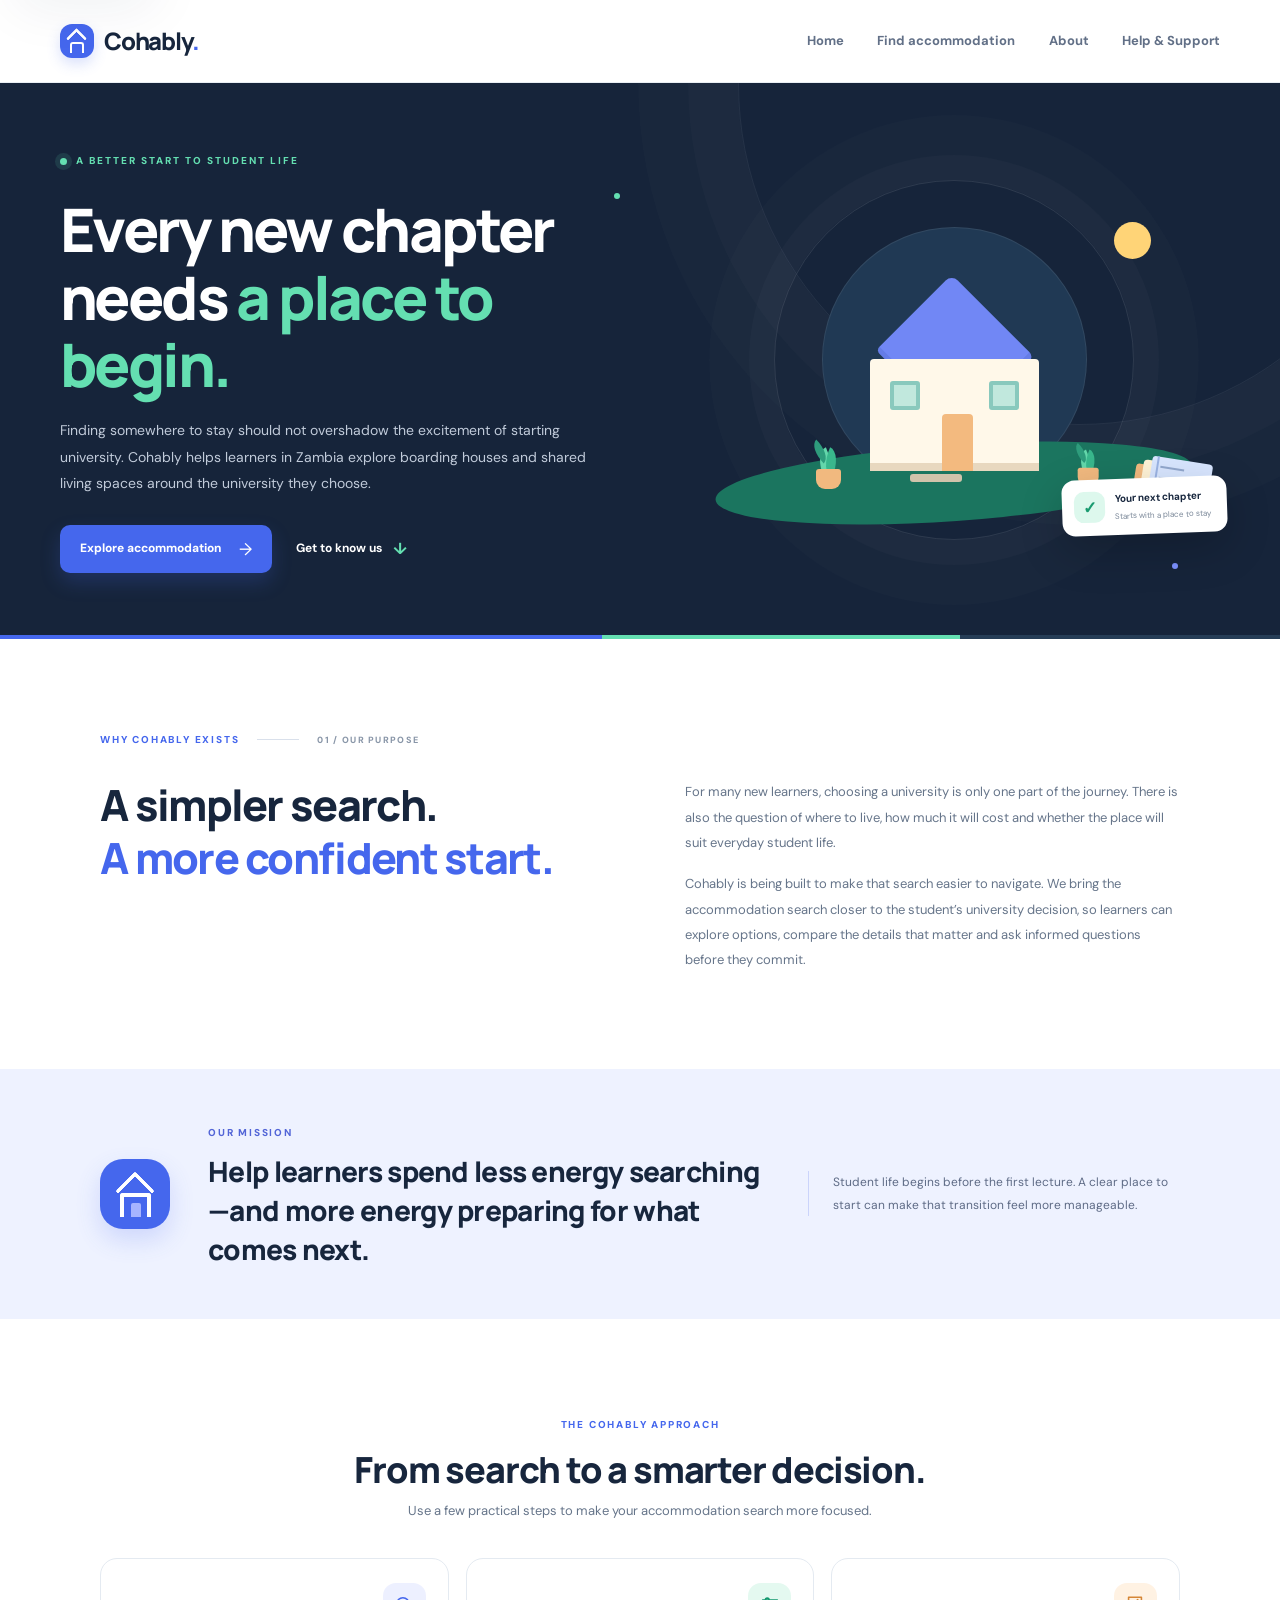
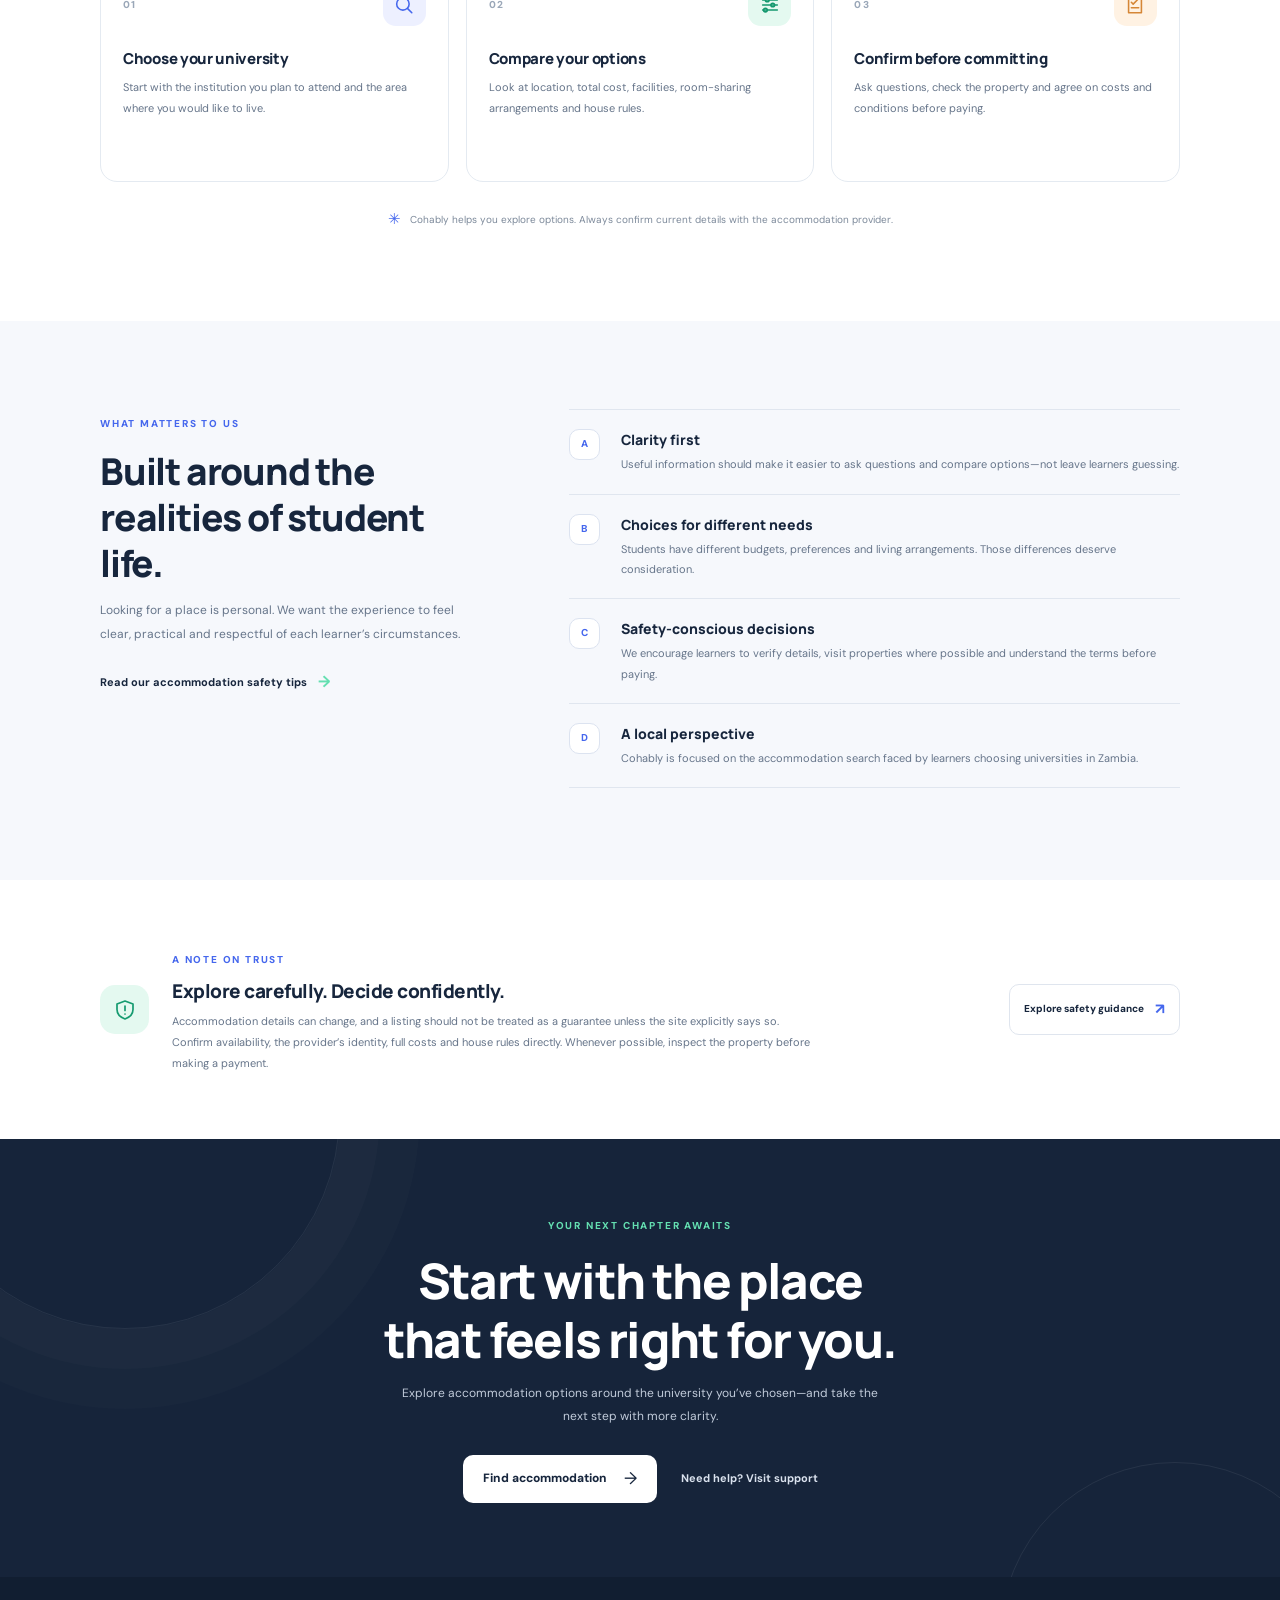
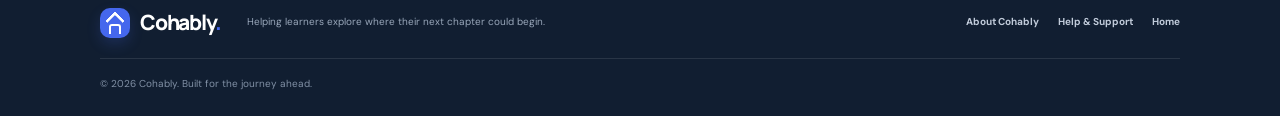
<file: about.html>
<!doctype html>
<html lang="en">
<head>
  <meta charset="utf-8">
  <meta name="viewport" content="width=device-width, initial-scale=1">
  <meta name="description" content="Learn about Cohably, a platform helping new learners in Zambia explore boarding houses and shared accommodation near the university they choose.">
  <meta name="theme-color" content="#16243a">
  <title>About Cohably | Your Next Chapter Starts Here</title>
  <link rel="stylesheet" href="about.css">
</head>
<body class="about-page">
  <a class="skip-link" href="#main-content">Skip to content</a>

  <header class="site-header">
    <div class="header-inner">
      <a class="brand" href="index.html" aria-label="Cohably home">
        <span class="brand-mark" aria-hidden="true"><span></span><i></i></span>
        <span class="brand-word">Cohably<span class="brand-period">.</span></span>
      </a>
      <nav class="main-nav" aria-label="Main navigation">
        <a href="index.html">Home</a>
        <a href="index.html#find-a-place">Find accommodation</a>
        <a href="about.html" aria-current="page">About</a>
        <a href="help.html">Help & Support</a>
      </nav>
    </div>
  </header>

  <main id="main-content">
    <section class="about-hero">
      <div class="hero-pattern pattern-one" aria-hidden="true"></div>
      <div class="hero-pattern pattern-two" aria-hidden="true"></div>
      <div class="about-hero-inner">
        <div class="hero-copy">
          <span class="eyebrow"><span class="eyebrow-dot"></span> A BETTER START TO STUDENT LIFE</span>
          <h1>Every new chapter needs <span>a place to begin.</span></h1>
          <p>Finding somewhere to stay should not overshadow the excitement of starting university. Cohably helps learners in Zambia explore boarding houses and shared living spaces around the university they choose.</p>
          <div class="hero-actions"><a class="button-primary" href="index.html#find-a-place">Explore accommodation <span aria-hidden="true">→</span></a><a class="text-link" href="#our-purpose">Get to know us <span aria-hidden="true">↓</span></a></div>
        </div>
        <div class="about-art" aria-label="Illustration of a welcoming home and student essentials" role="img">
          <div class="art-circle circle-back"></div><div class="art-circle circle-front"></div>
          <div class="art-sun"></div>
          <div class="art-ground"></div>
          <div class="art-home"><div class="art-roof"></div><div class="art-wall"><span class="art-window window-a"></span><span class="art-window window-b"></span><span class="art-door"></span></div><div class="art-step"></div></div>
          <div class="art-plant plant-a"><span></span><span></span><span></span><b></b></div>
          <div class="art-plant plant-b"><span></span><span></span><span></span><b></b></div>
          <div class="art-book"><i></i><i></i><i></i><b></b></div>
          <div class="art-label"><span class="label-check" aria-hidden="true">✓</span><div><strong>Your next chapter</strong><small>Starts with a place to stay</small></div></div>
        </div>
      </div>
      <div class="hero-bottom-line" aria-hidden="true"><span></span><span></span><span></span></div>
    </section>

    <section class="purpose-section section-shell" id="our-purpose" aria-labelledby="purpose-title">
      <div class="purpose-label"><span class="section-kicker">WHY COHABLY EXISTS</span><span class="label-line" aria-hidden="true"></span><span class="label-number">01 / OUR PURPOSE</span></div>
      <div class="purpose-content">
        <h2 id="purpose-title">A simpler search.<br><span>A more confident start.</span></h2>
        <div class="purpose-text"><p>For many new learners, choosing a university is only one part of the journey. There is also the question of where to live, how much it will cost and whether the place will suit everyday student life.</p><p>Cohably is being built to make that search easier to navigate. We bring the accommodation search closer to the student’s university decision, so learners can explore options, compare the details that matter and ask informed questions before they commit.</p></div>
      </div>
    </section>

    <section class="mission-band" aria-labelledby="mission-title">
      <div class="mission-inner section-shell">
        <div class="mission-symbol" aria-hidden="true"><span class="symbol-roof"></span><span class="symbol-base"></span><span class="symbol-door"></span></div>
        <div><span class="section-kicker">OUR MISSION</span><h2 id="mission-title">Help learners spend less energy searching—and more energy preparing for what comes next.</h2></div>
        <p>Student life begins before the first lecture. A clear place to start can make that transition feel more manageable.</p>
      </div>
    </section>

    <section class="how-section section-shell" aria-labelledby="how-title">
      <div class="section-heading"><span class="section-kicker">THE COHABLY APPROACH</span><h2 id="how-title">From search to a smarter decision.</h2><p>Use a few practical steps to make your accommodation search more focused.</p></div>
      <div class="steps-grid">
        <article class="step-card"><div class="step-top"><span class="step-number">01</span><span class="step-icon step-icon-blue" aria-hidden="true"><svg viewBox="0 0 24 24"><circle cx="10.8" cy="10.8" r="6.8"></circle><path d="m16 16 4.5 4.5"></path></svg></span></div><h3>Choose your university</h3><p>Start with the institution you plan to attend and the area where you would like to live.</p></article>
        <article class="step-card"><div class="step-top"><span class="step-number">02</span><span class="step-icon step-icon-green" aria-hidden="true"><svg viewBox="0 0 24 24"><path d="M4 6.5h16M4 12h16M4 17.5h16"></path><circle cx="9" cy="6.5" r="2"></circle><circle cx="15" cy="12" r="2"></circle><circle cx="7" cy="17.5" r="2"></circle></svg></span></div><h3>Compare your options</h3><p>Look at location, total cost, facilities, room-sharing arrangements and house rules.</p></article>
        <article class="step-card"><div class="step-top"><span class="step-number">03</span><span class="step-icon step-icon-orange" aria-hidden="true"><svg viewBox="0 0 24 24"><path d="M5 3.5h14v17H5z"></path><path d="m8 9 2 2 5-5M8 15h8"></path></svg></span></div><h3>Confirm before committing</h3><p>Ask questions, check the property and agree on costs and conditions before paying.</p></article>
      </div>
      <p class="steps-footnote"><span aria-hidden="true">✳</span> Cohably helps you explore options. Always confirm current details with the accommodation provider.</p>
    </section>

    <section class="values-section" aria-labelledby="values-title">
      <div class="section-shell values-layout">
        <div class="values-intro"><span class="section-kicker">WHAT MATTERS TO US</span><h2 id="values-title">Built around the realities of student life.</h2><p>Looking for a place is personal. We want the experience to feel clear, practical and respectful of each learner’s circumstances.</p><a class="text-link dark-link" href="help.html">Read our accommodation safety tips <span aria-hidden="true">→</span></a></div>
        <div class="values-list">
          <article class="value-item"><span class="value-index">A</span><div><h3>Clarity first</h3><p>Useful information should make it easier to ask questions and compare options—not leave learners guessing.</p></div></article>
          <article class="value-item"><span class="value-index">B</span><div><h3>Choices for different needs</h3><p>Students have different budgets, preferences and living arrangements. Those differences deserve consideration.</p></div></article>
          <article class="value-item"><span class="value-index">C</span><div><h3>Safety-conscious decisions</h3><p>We encourage learners to verify details, visit properties where possible and understand the terms before paying.</p></div></article>
          <article class="value-item"><span class="value-index">D</span><div><h3>A local perspective</h3><p>Cohably is focused on the accommodation search faced by learners choosing universities in Zambia.</p></div></article>
        </div>
      </div>
    </section>

    <section class="honesty-section section-shell" aria-labelledby="honesty-title">
      <div class="honesty-icon" aria-hidden="true"><svg viewBox="0 0 24 24"><path d="M12 3 20 6v5.5c0 4.6-3.2 7.7-8 9.5-4.8-1.8-8-4.9-8-9.5V6l8-3Z"></path><path d="M12 8v4.5M12 16h.01"></path></svg></div>
      <div class="honesty-copy"><span class="section-kicker">A NOTE ON TRUST</span><h2 id="honesty-title">Explore carefully. Decide confidently.</h2><p>Accommodation details can change, and a listing should not be treated as a guarantee unless the site explicitly says so. Confirm availability, the provider’s identity, full costs and house rules directly. Whenever possible, inspect the property before making a payment.</p></div>
      <a class="honesty-link" href="help.html#staying-safe">Explore safety guidance <span aria-hidden="true">↗</span></a>
    </section>

    <section class="closing-cta" aria-labelledby="closing-title">
      <div class="cta-shape cta-shape-one" aria-hidden="true"></div><div class="cta-shape cta-shape-two" aria-hidden="true"></div>
      <div class="cta-inner"><span class="section-kicker">YOUR NEXT CHAPTER AWAITS</span><h2 id="closing-title">Start with the place<br>that feels right for you.</h2><p>Explore accommodation options around the university you’ve chosen—and take the next step with more clarity.</p><div class="cta-actions"><a class="button-light" href="index.html#find-a-place">Find accommodation <span aria-hidden="true">→</span></a><a class="cta-help-link" href="help.html">Need help? Visit support</a></div></div>
    </section>
  </main>

  <footer class="site-footer">
    <div class="footer-inner">
      <a class="brand footer-brand" href="index.html" aria-label="Cohably home"><span class="brand-mark" aria-hidden="true"><span></span><i></i></span><span class="brand-word">Cohably<span class="brand-period">.</span></span></a>
      <p>Helping learners explore where their next chapter could begin.</p>
      <div class="footer-links"><a href="about.html" aria-current="page">About Cohably</a><a href="help.html">Help & Support</a><a href="index.html">Home</a></div>
      <span class="copyright">© <span>2026</span> Cohably. Built for the journey ahead.</span>
    </div>
  </footer>
</body>
</html>
</file>
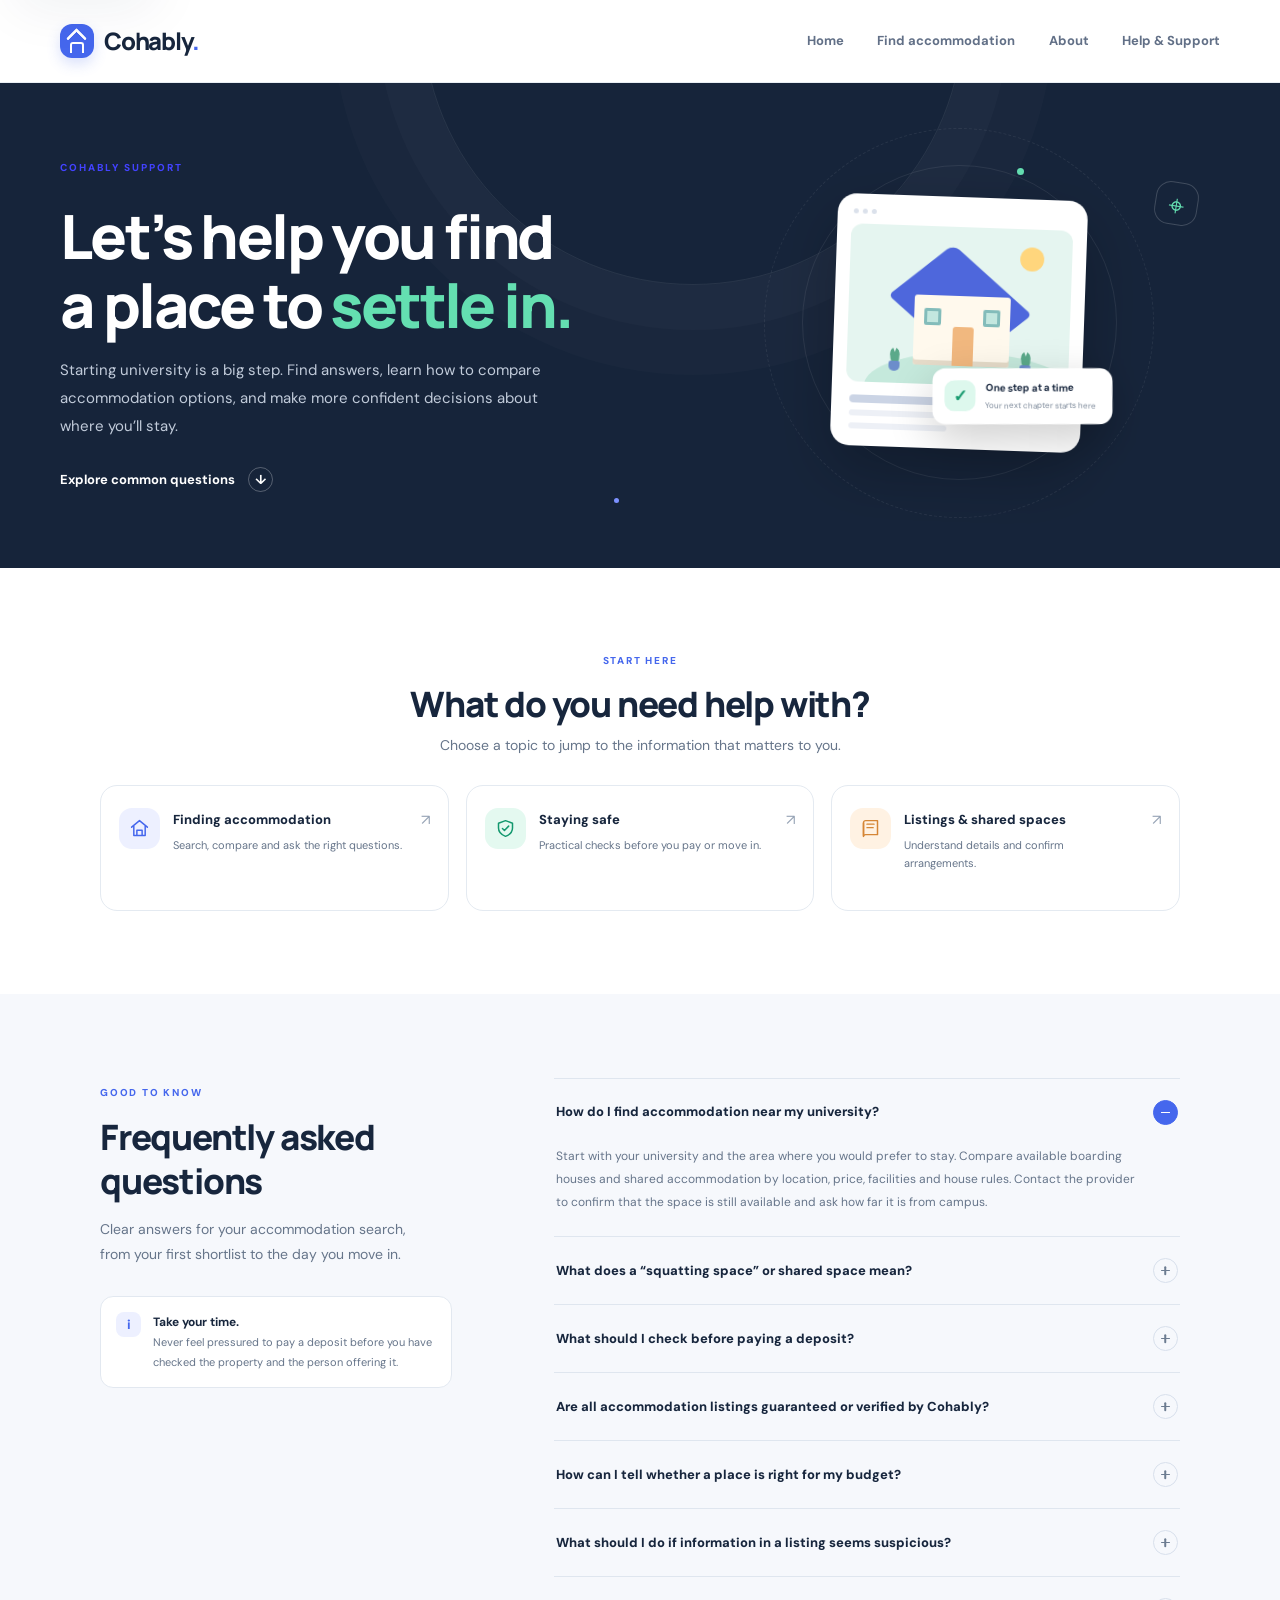
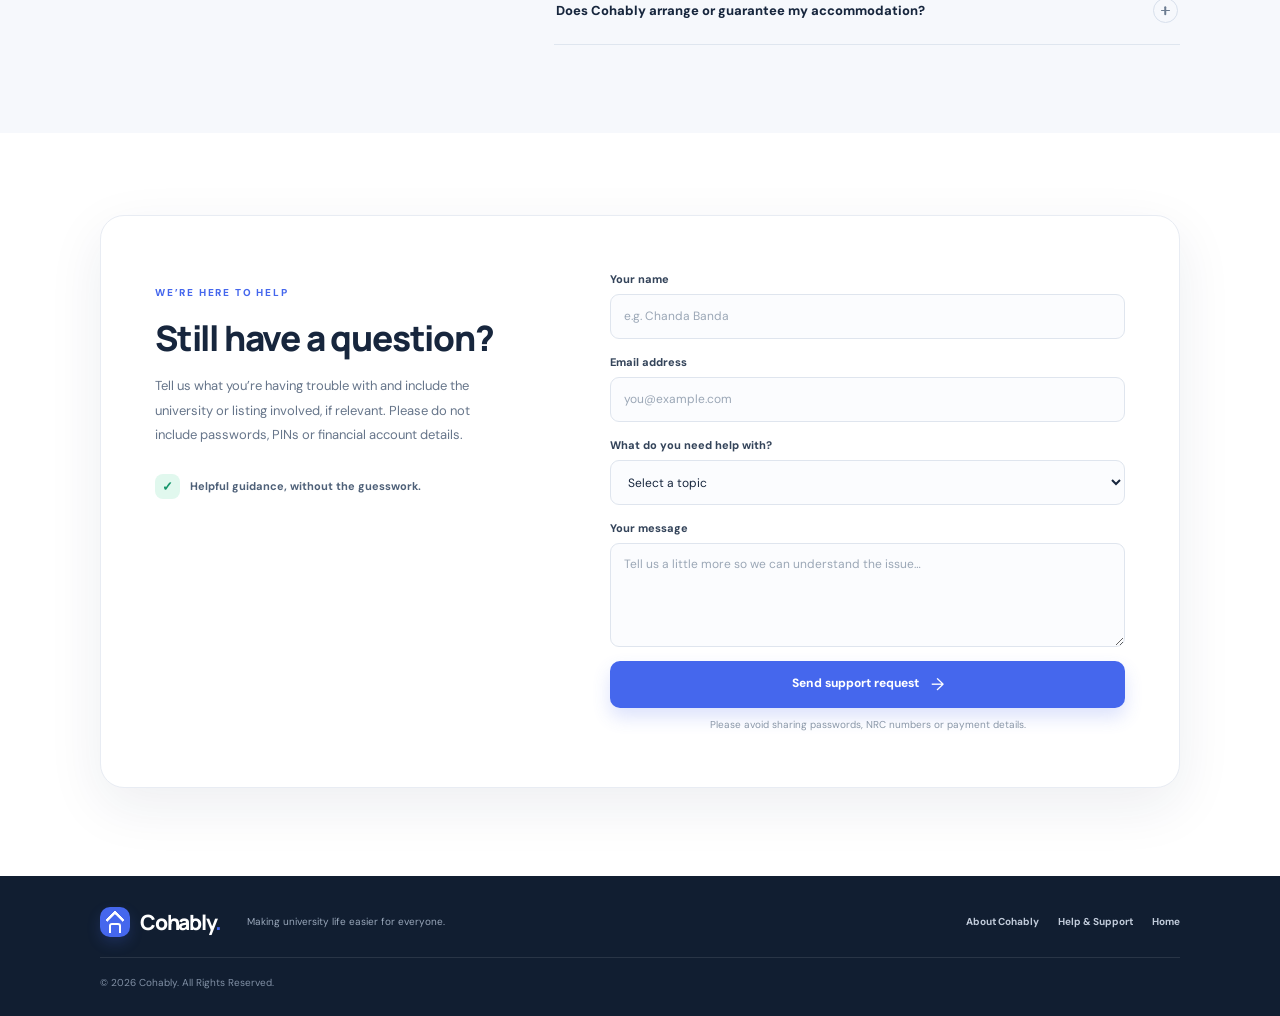
<file: help.html>
<!doctype html>
<html lang="en">
<head>
  <meta charset="utf-8">
  <meta name="viewport" content="width=device-width, initial-scale=1">
  <meta name="description" content="Get help using Cohably to explore boarding houses and shared accommodation near your university of choice in Zambia.">
  <meta name="theme-color" content="#16243a">
  <title>Help & Support | Cohably</title>
  <link rel="stylesheet" href="help.css">
</head>
<body class="help-page">
  <a class="skip-link" href="#main-content">Skip to content</a>

  <header class="site-header">
    <div class="header-inner">
      <a class="brand" href="index.html" aria-label="Cohably home">
        <span class="brand-mark" aria-hidden="true"><span></span><i></i></span>
        <span class="brand-word">Cohably<span class="brand-period">.</span></span>
      </a>
      <nav class="main-nav" aria-label="Main navigation">
        <a href="index.html">Home</a>
        <a href="index.html#find-a-place">Find accommodation</a>
        <a href="about.html">About</a>
        <a href="help.html" aria-current="page">Help & Support</a>
      </nav>
    </div>
  </header>

  <main id="main-content">
    <section class="help-hero">
      <div class="hero-decoration hero-decoration-one" aria-hidden="true"></div>
      <div class="hero-decoration hero-decoration-two" aria-hidden="true"></div>
      <div class="hero-content">
        <span class="eyebrow" style="color:rgb(37, 37, 255); filter: brightness(1.8)"> COHABLY SUPPORT</span>
        <h1>Let’s help you find<br class="desktop-break"> a place to <span>settle in.</span></h1>
        <p>Starting university is a big step. Find answers, learn how to compare accommodation options, and make more confident decisions about where you’ll stay.</p>
        <a class="hero-link" href="#popular-questions">Explore common questions <span aria-hidden="true">↓</span></a>
      </div>
      <div class="hero-visual" aria-hidden="true">
        <div class="visual-orbit orbit-one"></div>
        <div class="visual-orbit orbit-two"></div>
        <div class="home-card">
          <div class="home-card-top"><span class="tiny-dot"></span><span class="tiny-dot"></span><span class="tiny-dot"></span></div>
          <div class="home-illustration">
            <div class="sun"></div><div class="roof"></div><div class="house"><div class="window window-left"></div><div class="window window-right"></div><div class="door"></div></div>
            <div class="plant plant-left"><i></i><i></i><b></b></div><div class="plant plant-right"><i></i><i></i><b></b></div>
          </div>
          <div class="home-card-lines"><span></span><span></span><span></span></div>
          <div class="floating-check"><span aria-hidden="true">✓</span><div><strong>One step at a time</strong><small>Your next chapter starts here</small></div></div>
        </div>
        <div class="floating-pin"><span aria-hidden="true">⌖</span></div>
      </div>
    </section>

    <section class="quick-help section-shell" aria-labelledby="quick-help-title">
      <div class="section-heading">
        <span class="section-kicker">START HERE</span>
        <h2 id="quick-help-title">What do you need help with?</h2>
        <p>Choose a topic to jump to the information that matters to you.</p>
      </div>
      <div class="topic-grid">
        <a class="topic-card" href="#finding-a-place">
          <span class="topic-icon icon-blue" aria-hidden="true"><svg viewBox="0 0 24 24"><path d="M3 10.5 12 3l9 7.5M5.5 9v11h13V9M9 20v-6h6v6"/></svg></span>
          <span class="topic-copy"><strong>Finding accommodation</strong><small>Search, compare and ask the right questions.</small></span>
          <span class="topic-arrow" aria-hidden="true">↗</span>
        </a>
        <a class="topic-card" href="#staying-safe">
          <span class="topic-icon icon-green" aria-hidden="true"><svg viewBox="0 0 24 24"><path d="M12 3 20 6v5.5c0 4.6-3.2 7.7-8 9.5-4.8-1.8-8-4.9-8-9.5V6l8-3Z"/><path d="m8.5 12 2.3 2.3 4.8-5"/></svg></span>
          <span class="topic-copy"><strong>Staying safe</strong><small>Practical checks before you pay or move in.</small></span>
          <span class="topic-arrow" aria-hidden="true">↗</span>
        </a>
        <a class="topic-card" href="#listing-questions">
          <span class="topic-icon icon-orange" aria-hidden="true"><svg viewBox="0 0 24 24"><path d="M4 5.5A2.5 2.5 0 0 1 6.5 3H20v16H6.5A2.5 2.5 0 0 0 4 21V5.5Z"/><path d="M4 6v14M8 7h8M8 11h7"/></svg></span>
          <span class="topic-copy"><strong>Listings & shared spaces</strong><small>Understand details and confirm arrangements.</small></span>
          <span class="topic-arrow" aria-hidden="true">↗</span>
        </a>
      </div>
    </section>

    <section class="faq-section" id="popular-questions" aria-labelledby="faq-title">
      <div class="section-shell faq-layout">
        <div class="faq-intro">
          <span class="section-kicker">GOOD TO KNOW</span>
          <h2 id="faq-title">Frequently asked questions</h2>
          <p>Clear answers for your accommodation search, from your first shortlist to the day you move in.</p>
          <div class="faq-note"><span class="note-symbol" aria-hidden="true">i</span><p><strong>Take your time.</strong><br>Never feel pressured to pay a deposit before you have checked the property and the person offering it.</p></div>
        </div>
        <div class="faq-list">
          <details class="faq-item" id="finding-a-place" open>
            <summary><span>How do I find accommodation near my university?</span><span class="summary-icon" aria-hidden="true"></span></summary>
            <div class="faq-answer"><p>Start with your university and the area where you would prefer to stay. Compare available boarding houses and shared accommodation by location, price, facilities and house rules. Contact the provider to confirm that the space is still available and ask how far it is from campus.</p></div>
          </details>
          <details class="faq-item">
            <summary><span>What does a “squatting space” or shared space mean?</span><span class="summary-icon" aria-hidden="true"></span></summary>
            <div class="faq-answer"><p>People may use these terms to describe sharing a room or living space with another person. The exact arrangement can differ, so ask how many people will share the room, what facilities are shared, what the total cost is and what privacy you can expect before agreeing.</p></div>
          </details>
          <details class="faq-item" id="staying-safe">
            <summary><span>What should I check before paying a deposit?</span><span class="summary-icon" aria-hidden="true"></span></summary>
            <div class="faq-answer"><p>Where possible, visit the property in person or ask someone you trust to visit. Confirm the provider’s identity, the address, rent and deposit amounts, utility costs, house rules, move-in date and refund conditions. Get the agreement and proof of payment in writing. Be cautious of pressure to pay immediately.</p></div>
          </details>
          <details class="faq-item" id="listing-questions">
            <summary><span>Are all accommodation listings guaranteed or verified by Cohably?</span><span class="summary-icon" aria-hidden="true"></span></summary>
            <div class="faq-answer"><p>Do not assume a listing has been independently verified unless Cohably clearly says so on that listing. Availability, prices and conditions can change. Confirm important details directly with the accommodation provider and check the property before making a payment.</p></div>
          </details>
          <details class="faq-item">
            <summary><span>How can I tell whether a place is right for my budget?</span><span class="summary-icon" aria-hidden="true"></span></summary>
            <div class="faq-answer"><p>Look beyond the advertised rent. Ask about deposits, bills, water, electricity, internet, transport, cleaning costs and any other fees. Work out the full monthly cost and leave some room for food, study supplies and unexpected expenses.</p></div>
          </details>
          <details class="faq-item">
            <summary><span>What should I do if information in a listing seems suspicious?</span><span class="summary-icon" aria-hidden="true"></span></summary>
            <div class="faq-answer"><p>Pause the conversation and do not send money or sensitive documents. Keep the listing link and relevant messages, then use any reporting option available on the site or contact Cohably through its published support channel. If you have already lost money, consider contacting your bank or mobile-money provider and the relevant authorities.</p></div>
          </details>
          <details class="faq-item">
            <summary><span>Does Cohably arrange or guarantee my accommodation?</span><span class="summary-icon" aria-hidden="true"></span></summary>
            <div class="faq-answer"><p>Cohably is intended to help learners discover accommodation options. Unless a specific service explicitly says otherwise, you should confirm availability, agree on terms and make arrangements directly with the provider. Read all details carefully before committing.</p></div>
          </details>
        </div>
      </div>
    </section>

    <section class="support-section section-shell" aria-labelledby="contact-title">
      <div class="support-panel">
        <div class="support-copy">
          <span class="section-kicker">WE’RE HERE TO HELP</span>
          <h2 id="contact-title">Still have a question?</h2>
          <p>Tell us what you’re having trouble with and include the university or listing involved, if relevant. Please do not include passwords, PINs or financial account details.</p>
          <div class="support-promise"><span class="promise-check" aria-hidden="true">✓</span><span>Helpful guidance, without the guesswork.</span></div>
        </div>
        <form class="support-form" action="support.php" method="post">
          <!-- Connect support.php to your email service or database before publishing this form. -->
          <div class="form-row">
            <label for="support-name">Your name</label>
            <input id="support-name" name="name" type="text" autocomplete="name" placeholder="e.g. Chanda Banda" required>
          </div>
          <div class="form-row">
            <label for="support-email">Email address</label>
            <input id="support-email" name="email" type="email" autocomplete="email" placeholder="you@example.com" required>
          </div>
          <div class="form-row">
            <label for="support-topic">What do you need help with?</label>
            <select id="support-topic" name="topic" required>
              <option value="" selected disabled>Select a topic</option>
              <option value="finding-accommodation">Finding accommodation</option>
              <option value="listing-question">Question about a listing</option>
              <option value="safety-concern">Safety concern or suspicious listing</option>
              <option value="technical-issue">Website or technical issue</option>
              <option value="other">Something else</option>
            </select>
          </div>
          <div class="form-row">
            <label for="support-message">Your message</label>
            <textarea id="support-message" name="message" rows="4" placeholder="Tell us a little more so we can understand the issue…" required></textarea>
          </div>
          <button class="submit-button" type="submit">Send support request <span aria-hidden="true">→</span></button>
          <p class="form-footnote">Please avoid sharing passwords, NRC numbers or payment details.</p>
        </form>
      </div>
    </section>
  </main>

  <footer class="site-footer">
    <div class="footer-inner">
      <a class="brand footer-brand" href="index.html" aria-label="Cohably home"><span class="brand-mark" aria-hidden="true"><span></span><i></i></span><span class="brand-word">Cohably<span class="brand-period">.</span></span></a>
      <p>Making university life easier for everyone.</p>
      <div class="footer-links"><a href="about.html">About Cohably</a><a href="help.html" aria-current="page">Help & Support</a><a href="index.html">Home</a></div>
      <span class="copyright">© <span>2026</span> Cohably. All Rights Reserved.</span>
    </div>
  </footer>
</body>
</html>
</file>
<file: about.css>
@import url('https://fonts.googleapis.com/css2?family=DM+Sans:wght@400;500;600;700&family=Manrope:wght@400;500;600;700;800&display=swap');

:root { --ink: #17263d; --muted: #66758a; --line: #e4eaf1; --blue: #4567ed; --blue-dark: #3151d7; --mint: #64dfb1; --paper: #fff; --wash: #f6f8fc; --navy: #16243a; --shadow-soft: 0 18px 55px rgba(24,43,76,.08); }
* { box-sizing: border-box; }
html { scroll-behavior: smooth; scroll-padding-top: 28px; }
body { margin: 0; background: var(--paper); color: var(--ink); font-family: 'DM Sans', sans-serif; font-size: 16px; line-height: 1.65; -webkit-font-smoothing: antialiased; }
a { color: inherit; text-decoration: none; }
:focus-visible { outline: 3px solid #8bb4ff; outline-offset: 4px; }
.skip-link { position: absolute; top: -60px; left: 16px; z-index: 100; padding: 10px 14px; border-radius: 9px; background: white; color: var(--ink); box-shadow: var(--shadow-soft); }
.skip-link:focus { top: 12px; }
.site-header { position: relative; z-index: 5; background: rgba(255,255,255,.97); border-bottom: 1px solid rgba(228,234,241,.8); }
.header-inner { width: min(1160px, calc(100% - 48px)); min-height: 82px; margin: 0 auto; display: flex; align-items: center; justify-content: space-between; gap: 28px; }
.brand { display: inline-flex; align-items: center; gap: 10px; flex-shrink: 0; }
.brand-mark { position: relative; display: inline-block; width: 34px; height: 34px; border-radius: 12px; background: var(--blue); box-shadow: 0 6px 14px rgba(69,103,237,.2); }
.brand-mark span { position: absolute; width: 15px; height: 15px; left: 9px; top: 7px; border-top: 3px solid #fff; border-left: 3px solid #fff; transform: rotate(45deg); border-radius: 2px; }
.brand-mark i { position: absolute; width: 14px; height: 11px; left: 10px; bottom: 5px; border: 2.5px solid #fff; border-bottom: 0; border-radius: 3px 3px 0 0; }
.brand-word { font: 800 24px/1 'Manrope', sans-serif; letter-spacing: -1.2px; color: var(--ink); }.brand-period { color: var(--blue); }
.main-nav { display: flex; align-items: center; justify-content: flex-end; gap: clamp(18px, 2.6vw, 36px); }
.main-nav a { position: relative; color: #627087; font-size: 13px; font-weight: 700; white-space: nowrap; transition: color .2s ease; }
.main-nav a:hover, .main-nav a.nav-active { color: var(--blue); }.main-nav a.nav-active::after { position: absolute; content: ''; width: 5px; height: 5px; border-radius: 50%; background: var(--mint); bottom: -10px; left: calc(50% - 2px); }
.section-shell { width: min(1080px, calc(100% - 48px)); margin: 0 auto; }
.section-kicker { display: inline-flex; align-items: center; gap: 9px; color: var(--blue); font-size: 10px; font-weight: 800; letter-spacing: 1.8px; }
.eyebrow { display: inline-flex; align-items: center; gap: 9px; color: var(--mint); font-size: 10px; font-weight: 800; letter-spacing: 2px; }.eyebrow-dot { width: 7px; height: 7px; border-radius: 50%; background: var(--mint); box-shadow: 0 0 0 5px rgba(100,223,177,.12); }
.about-hero { position: relative; overflow: hidden; color: white; background: var(--navy); }
.about-hero::before { position: absolute; content: ''; top: -340px; right: -140px; width: 680px; height: 680px; border: 1px solid rgba(255,255,255,.065); border-radius: 50%; box-shadow: 0 0 0 50px rgba(255,255,255,.015), 0 0 0 100px rgba(255,255,255,.012); }
.about-hero-inner { position: relative; z-index: 1; width: min(1160px, calc(100% - 48px)); min-height: 530px; margin: 0 auto; display: grid; grid-template-columns: minmax(0, 1.05fr) minmax(330px, .95fr); align-items: center; gap: 42px; padding: 64px 0 66px; }
.hero-copy { position: relative; z-index: 2; max-width: 610px; }.hero-copy h1 { margin: 23px 0 19px; font: 800 clamp(39px, 4.8vw, 60px)/1.12 'Manrope', sans-serif; letter-spacing: -2.6px; }.hero-copy h1 span { color: var(--mint); }.hero-copy p { max-width: 540px; margin: 0; color: #c1cbda; font-size: 14px; line-height: 1.9; }
.hero-actions { display: flex; align-items: center; flex-wrap: wrap; gap: 24px; margin-top: 28px; }.button-primary, .button-light { display: inline-flex; align-items: center; justify-content: center; gap: 17px; min-height: 48px; padding: 0 20px; border-radius: 10px; background: var(--blue); color: white; font-size: 12px; font-weight: 800; box-shadow: 0 9px 20px rgba(69,103,237,.22); transition: background .2s ease, transform .2s ease; }.button-primary:hover { background: var(--blue-dark); transform: translateY(-2px); }.button-primary span, .button-light span { font-size: 17px; font-weight: 400; }.text-link { display: inline-flex; align-items: center; gap: 11px; color: white; font-size: 12px; font-weight: 700; }.text-link span { color: var(--mint); font-size: 16px; transition: transform .2s ease; }.text-link:hover span { transform: translateX(3px); }
.about-art { position: relative; min-height: 390px; display: grid; place-items: center; isolation: isolate; }.art-circle { position: absolute; border-radius: 50%; }.circle-back { width: 360px; height: 360px; border: 1px solid rgba(255,255,255,.1); box-shadow: 0 0 0 25px rgba(255,255,255,.018), 0 0 0 65px rgba(255,255,255,.012); }.circle-front { width: 265px; height: 265px; background: #203954; border: 1px solid rgba(255,255,255,.08); }.art-sun { position: absolute; z-index: 1; top: 57px; right: 69px; width: 37px; height: 37px; border-radius: 50%; background: #ffd477; }.art-ground { position: absolute; z-index: 1; bottom: 34px; left: 5%; width: 90%; height: 76px; border-radius: 50%; background: #1b755f; transform: rotate(-4deg); }.art-home { position: relative; z-index: 2; width: 210px; height: 208px; margin-top: 22px; }.art-roof { position: absolute; z-index: 2; top: 11px; left: 24px; width: 164px; height: 151px; border-radius: 12px 9px 0 7px; background: #7187f5; transform: rotate(45deg) scale(.71); box-shadow: inset -9px -7px rgba(30,61,139,.14); }.art-wall { position: absolute; z-index: 3; top: 92px; left: 21px; width: 169px; height: 112px; border-radius: 4px 4px 0 0; background: #fff8e9; box-shadow: inset 0 -8px #e8d8bf; }.art-window { position: absolute; top: 22px; width: 30px; height: 29px; border: 4px solid #89c9bd; border-radius: 3px; background: #c1e8dd; }.window-a { left: 20px; }.window-b { right: 20px; }.art-door { position: absolute; bottom: 0; left: 72px; width: 31px; height: 57px; border-radius: 4px 4px 0 0; background: #f3ba7f; }.art-step { position: absolute; z-index: 4; bottom: -7px; left: 61px; width: 52px; height: 8px; border-radius: 3px; background: #d1c3ab; }
.art-plant { position: absolute; z-index: 4; bottom: 66px; width: 29px; height: 55px; }.plant-a { left: calc(50% - 142px); }.plant-b { right: calc(50% - 147px); transform: scale(.84); }.art-plant span { position: absolute; bottom: 13px; left: 6px; width: 14px; height: 27px; border-radius: 100% 0 100% 0; background: #64d7ab; transform: rotate(-24deg); }.art-plant span:nth-child(2) { left: 12px; transform: scaleX(-1) rotate(-24deg); background: #39b78c; }.art-plant span:nth-child(3) { left: 1px; bottom: 24px; transform: rotate(-45deg) scale(.82); background: #2e9c7c; }.art-plant b { position: absolute; bottom: 0; left: 4px; width: 25px; height: 20px; border-radius: 3px 3px 9px 9px; background: #f1b97f; }
.art-book { position: absolute; z-index: 5; bottom: 48px; right: 10px; width: 61px; height: 47px; border-radius: 4px; background: #d8e6ff; transform: rotate(9deg); box-shadow: -8px 5px 0 #fff3d6, -15px 10px 0 #f1b97f; }.art-book i { display: block; width: 24px; height: 2px; margin: 9px 0 0 9px; background: #92a8ce; }.art-book b { position: absolute; top: 0; left: 5px; height: 100%; border-left: 2px solid #9bb4e4; }
.art-label { position: absolute; z-index: 6; right: -7px; bottom: 21px; display: flex; align-items: center; gap: 10px; padding: 12px 16px 12px 12px; border-radius: 13px; background: white; color: var(--ink); box-shadow: 0 15px 45px rgba(0,0,0,.2); transform: rotate(-2deg); }.label-check { display: grid; place-items: center; width: 31px; height: 31px; border-radius: 10px; background: #ddf8ed; color: #1a9b70; font-size: 17px; font-weight: 800; }.art-label strong, .art-label small { display: block; }.art-label strong { font-size: 10px; }.art-label small { margin-top: 2px; color: #7a8798; font-size: 8px; }
.hero-pattern { position: absolute; width: 6px; height: 6px; border-radius: 50%; background: var(--mint); }.pattern-one { top: 110px; left: 48%; }.pattern-two { right: 8%; bottom: 70px; background: #7c91ff; }.hero-bottom-line { position: absolute; bottom: 0; left: 0; width: 100%; display: flex; height: 4px; }.hero-bottom-line span:first-child { width: 47%; background: var(--blue); }.hero-bottom-line span:nth-child(2) { width: 28%; background: var(--mint); }.hero-bottom-line span:nth-child(3) { flex: 1; background: #263d56; }

.purpose-section { padding-top: 93px; padding-bottom: 96px; }.purpose-label { display: flex; align-items: center; gap: 18px; }.label-line { width: 42px; height: 1px; background: #d9e0eb; }.label-number { color: #8996a8; font-size: 9px; font-weight: 800; letter-spacing: 1.3px; }.purpose-content { display: grid; grid-template-columns: 1fr 1fr; gap: clamp(36px, 7vw, 95px); align-items: start; margin-top: 31px; }.purpose-content h2 { margin: 0; font: 800 clamp(30px, 3.7vw, 43px)/1.23 'Manrope', sans-serif; letter-spacing: -1.7px; }.purpose-content h2 span { color: var(--blue); }.purpose-text p { margin: 0 0 16px; color: var(--muted); font-size: 13px; line-height: 1.95; }.purpose-text p:last-child { margin-bottom: 0; }

.mission-band { background: #eef2ff; }.mission-inner { display: grid; grid-template-columns: 78px minmax(0, 1.15fr) minmax(200px, .75fr); align-items: center; gap: 30px; padding-top: 49px; padding-bottom: 49px; }.mission-symbol { position: relative; width: 70px; height: 70px; border-radius: 23px; background: var(--blue); box-shadow: 0 11px 25px rgba(69,103,237,.19); }.symbol-roof { position: absolute; top: 18px; left: 21px; width: 28px; height: 28px; border-top: 4px solid white; border-left: 4px solid white; transform: rotate(45deg); border-radius: 2px; }.symbol-base { position: absolute; left: 20px; top: 34px; width: 31px; height: 24px; border: 4px solid white; border-bottom: 0; border-radius: 3px 3px 0 0; }.symbol-door { position: absolute; left: 31px; bottom: 12px; width: 10px; height: 14px; border-radius: 2px 2px 0 0; background: #a6b4ff; }.mission-inner .section-kicker { color: #5265d7; }.mission-inner h2 { margin: 8px 0 0; font: 800 clamp(21px, 2.5vw, 28px)/1.4 'Manrope', sans-serif; letter-spacing: -.7px; }.mission-inner > p { margin: 0; padding-left: 24px; border-left: 1px solid #cbd4fb; color: #5e6b86; font-size: 12px; line-height: 1.9; }

.how-section { padding-top: 91px; padding-bottom: 89px; }.section-heading { margin-bottom: 37px; text-align: center; }.section-heading h2 { margin: 11px 0 8px; font: 800 clamp(27px, 3.3vw, 36px)/1.25 'Manrope', sans-serif; letter-spacing: -1.2px; }.section-heading p { margin: 0; color: var(--muted); font-size: 13px; }.steps-grid { display: grid; grid-template-columns: repeat(3, 1fr); gap: 17px; }.step-card { min-height: 224px; padding: 24px 22px 23px; border: 1px solid var(--line); border-radius: 17px; background: white; transition: transform .2s ease, box-shadow .2s ease, border-color .2s ease; }.step-card:hover { transform: translateY(-4px); border-color: #d8dfff; box-shadow: var(--shadow-soft); }.step-top { display: flex; align-items: center; justify-content: space-between; margin-bottom: 22px; }.step-number { color: #9aa7b8; font-size: 10px; font-weight: 800; letter-spacing: 1.4px; }.step-icon { display: grid; place-items: center; width: 43px; height: 43px; border-radius: 13px; }.step-icon svg { width: 22px; height: 22px; fill: none; stroke: currentColor; stroke-width: 1.7; stroke-linecap: round; stroke-linejoin: round; }.step-icon-blue { color: #4567ed; background: #edf0ff; }.step-icon-green { color: #13986e; background: #e4f9f0; }.step-icon-orange { color: #d58636; background: #fff2e3; }.step-card h3 { margin: 0 0 8px; font: 800 15px/1.4 'Manrope', sans-serif; letter-spacing: -.3px; }.step-card p { margin: 0; color: var(--muted); font-size: 11px; line-height: 1.9; }.steps-footnote { display: flex; align-items: center; justify-content: center; gap: 9px; margin: 25px 0 0; color: #7c899a; font-size: 10px; text-align: center; }.steps-footnote span { color: var(--blue); font-size: 15px; }

.values-section { padding: 88px 0 92px; background: var(--wash); }.values-layout { display: grid; grid-template-columns: minmax(230px, .75fr) minmax(0, 1.25fr); gap: clamp(45px, 8vw, 105px); }.values-intro h2 { margin: 12px 0 13px; font: 800 clamp(29px, 3vw, 37px)/1.25 'Manrope', sans-serif; letter-spacing: -1.2px; }.values-intro > p { margin: 0; color: var(--muted); font-size: 12px; line-height: 1.95; }.dark-link { margin-top: 23px; color: var(--ink); font-size: 11px; }.values-list { border-top: 1px solid #e0e6ef; }.value-item { display: grid; grid-template-columns: 34px 1fr; gap: 18px; padding: 19px 0; border-bottom: 1px solid #e0e6ef; }.value-index { display: grid; place-items: center; width: 31px; height: 31px; border: 1px solid #dce3f0; border-radius: 10px; color: var(--blue); background: white; font-size: 10px; font-weight: 800; }.value-item h3 { margin: 0 0 4px; font: 800 14px/1.5 'Manrope', sans-serif; }.value-item p { margin: 0; color: var(--muted); font-size: 11px; line-height: 1.85; }

.honesty-section { display: grid; grid-template-columns: 51px minmax(0, 1fr) auto; align-items: center; gap: 21px; padding-top: 65px; padding-bottom: 65px; }.honesty-icon { display: grid; place-items: center; width: 49px; height: 49px; border-radius: 15px; background: #e4f9f0; color: #159b70; }.honesty-icon svg { width: 24px; height: 24px; fill: none; stroke: currentColor; stroke-width: 1.7; stroke-linecap: round; stroke-linejoin: round; }.honesty-copy h2 { margin: 7px 0 7px; font: 800 19px/1.35 'Manrope', sans-serif; letter-spacing: -.5px; }.honesty-copy p { max-width: 650px; margin: 0; color: var(--muted); font-size: 11px; line-height: 1.9; }.honesty-link { display: inline-flex; align-items: center; gap: 11px; padding: 12px 14px; border: 1px solid #dfe5ee; border-radius: 10px; color: var(--ink); font-size: 10px; font-weight: 800; white-space: nowrap; transition: border-color .2s ease, color .2s ease; }.honesty-link span { color: var(--blue); font-size: 15px; }.honesty-link:hover { border-color: var(--blue); color: var(--blue); }

.closing-cta { position: relative; overflow: hidden; background: var(--navy); color: white; text-align: center; }.cta-inner { position: relative; z-index: 1; width: min(680px, calc(100% - 40px)); margin: 0 auto; padding: 72px 0 74px; }.closing-cta .section-kicker { color: var(--mint); }.closing-cta h2 { margin: 15px 0 12px; font: 800 clamp(35px, 4.4vw, 49px)/1.2 'Manrope', sans-serif; letter-spacing: -1.8px; }.closing-cta p { max-width: 500px; margin: 0 auto; color: #c1cbda; font-size: 12px; line-height: 1.9; }.cta-actions { display: flex; align-items: center; justify-content: center; flex-wrap: wrap; gap: 24px; margin-top: 27px; }.button-light { background: white; color: var(--ink); box-shadow: none; }.button-light:hover { background: #e7fff5; transform: translateY(-2px); }.cta-help-link { color: #dae2ee; font-size: 11px; font-weight: 700; }.cta-help-link:hover { color: var(--mint); }.cta-shape { position: absolute; border: 1px solid rgba(255,255,255,.07); border-radius: 50%; }.cta-shape-one { width: 430px; height: 430px; top: -240px; left: -90px; box-shadow: 0 0 0 40px rgba(255,255,255,.015), 0 0 0 80px rgba(255,255,255,.012); }.cta-shape-two { width: 350px; height: 350px; right: -70px; bottom: -235px; }

.site-footer { background: #111e31; color: #c1cbda; }.footer-inner { width: min(1080px, calc(100% - 48px)); margin: 0 auto; padding: 31px 0 24px; display: grid; grid-template-columns: auto 1fr auto; align-items: center; gap: 20px 27px; }.footer-brand .brand-word { color: white; font-size: 21px; }.footer-brand .brand-mark { width: 30px; height: 30px; border-radius: 10px; }.footer-brand .brand-mark span { left: 8px; top: 6px; width: 14px; height: 14px; }.footer-brand .brand-mark i { left: 9px; bottom: 4px; width: 12px; height: 10px; }.footer-inner > p { margin: 0; color: #99a7ba; font-size: 10px; }.footer-links { display: flex; flex-wrap: wrap; gap: 19px; }.footer-links a { font-size: 10px; font-weight: 700; }.footer-links a:hover { color: var(--mint); }.copyright { grid-column: 1 / -1; padding-top: 17px; border-top: 1px solid rgba(255,255,255,.1); color: #8190a5; font-size: 10px; }

@media (max-width: 900px) {
  .header-inner { min-height: 75px; }.main-nav { gap: 16px; }.main-nav a { font-size: 11px; }
  .about-hero-inner { grid-template-columns: minmax(0, 1fr) minmax(270px, .8fr); gap: 18px; }.hero-copy h1 { font-size: clamp(37px, 5vw, 51px); }.about-art { transform: scale(.9); }.art-label { right: -2px; }
  .mission-inner { grid-template-columns: 65px minmax(0, 1.2fr) minmax(170px, .8fr); gap: 20px; }.mission-symbol { transform: scale(.9); transform-origin: left center; }.honesty-section { grid-template-columns: 48px 1fr; }.honesty-link { grid-column: 2; justify-self: start; }
}
@media (max-width: 680px) {
  .header-inner { width: min(100% - 36px, 560px); min-height: auto; padding: 17px 0 12px; align-items: flex-start; flex-direction: column; gap: 15px; }.main-nav { width: 100%; justify-content: flex-start; gap: 18px; overflow-x: auto; padding: 0 0 5px; scrollbar-width: none; }.main-nav::-webkit-scrollbar { display: none; }.main-nav a { font-size: 11px; }.main-nav a.nav-active::after { bottom: -7px; }
  .section-shell { width: calc(100% - 36px); }.about-hero-inner { width: calc(100% - 40px); display: block; min-height: auto; padding: 48px 0 34px; }.hero-copy h1 { max-width: 520px; font-size: clamp(39px, 10vw, 53px); letter-spacing: -1.9px; }.hero-copy p { font-size: 12px; }.hero-actions { gap: 17px; }.button-primary { min-height: 45px; padding: 0 15px; font-size: 11px; }.about-art { min-height: 310px; margin-top: 13px; transform: scale(.84); }.circle-back { width: 325px; height: 325px; }.circle-front { width: 240px; height: 240px; }.art-label { right: -12px; bottom: 8px; }.art-sun { right: 45px; top: 26px; }.pattern-one { top: 65px; left: auto; right: 25%; }.pattern-two { right: 13%; bottom: 45px; }
  .purpose-section { padding-top: 58px; padding-bottom: 61px; }.purpose-label { gap: 10px; flex-wrap: wrap; }.label-number { margin-left: auto; font-size: 8px; }.purpose-content { grid-template-columns: 1fr; gap: 20px; margin-top: 24px; }.purpose-content h2 { font-size: 34px; }.purpose-text p { font-size: 12px; }
  .mission-inner { grid-template-columns: 54px 1fr; gap: 15px; padding-top: 34px; padding-bottom: 35px; }.mission-symbol { width: 55px; height: 55px; transform: scale(.78); transform-origin: left top; }.mission-inner h2 { font-size: 21px; }.mission-inner > p { grid-column: 2; margin-top: 1px; padding-left: 0; border-left: 0; font-size: 11px; }
  .how-section { padding-top: 60px; padding-bottom: 59px; }.section-heading { margin-bottom: 26px; }.section-heading h2 { font-size: 28px; }.section-heading p { font-size: 12px; }.steps-grid { grid-template-columns: 1fr; gap: 10px; }.step-card { min-height: auto; padding: 20px; }.step-top { margin-bottom: 13px; }.step-card h3 { font-size: 14px; }.step-card p { font-size: 11px; }.steps-footnote { align-items: flex-start; text-align: left; line-height: 1.8; }
  .values-section { padding: 59px 0 62px; }.values-layout { grid-template-columns: 1fr; gap: 28px; }.values-intro h2 { font-size: 31px; }.values-intro > p { font-size: 12px; }.value-item { grid-template-columns: 31px 1fr; gap: 13px; padding: 17px 0; }.value-item h3 { font-size: 13px; }.value-item p { font-size: 11px; }
  .honesty-section { grid-template-columns: 42px 1fr; gap: 14px; padding-top: 43px; padding-bottom: 43px; }.honesty-icon { width: 42px; height: 42px; border-radius: 13px; }.honesty-copy h2 { font-size: 17px; }.honesty-copy p { font-size: 11px; }.honesty-link { grid-column: 1 / -1; margin-left: 56px; font-size: 10px; }
  .cta-inner { padding: 58px 0 60px; }.closing-cta h2 { font-size: clamp(35px, 9vw, 45px); }.closing-cta p { font-size: 11px; }.cta-actions { gap: 17px; }
  .footer-inner { width: calc(100% - 36px); grid-template-columns: 1fr auto; gap: 14px; }.footer-inner > p { grid-column: 1 / -1; grid-row: 2; }.footer-links { grid-column: 1 / -1; grid-row: 3; gap: 20px; }.copyright { grid-row: 4; }
}
@media (prefers-reduced-motion: reduce) { *, *::before, *::after { scroll-behavior: auto !important; transition-duration: .01ms !important; animation-duration: .01ms !important; } }
</file>
<file: help.css>
@import url('https://fonts.googleapis.com/css2?family=DM+Sans:wght@400;500;600;700&family=Manrope:wght@400;500;600;700;800&display=swap');

:root {
  --ink: #17263d;
  --muted: #66758a;
  --line: #e4eaf1;
  --blue: #4567ed;
  --blue-dark: #3151d7;
  --mint: #64dfb1;
  --paper: #ffffff;
  --wash: #f6f8fc;
  --navy: #16243a;
  --radius-lg: 24px;
  --shadow-soft: 0 18px 55px rgba(24, 43, 76, .08);
}

* { box-sizing: border-box; }
html { scroll-behavior: smooth; scroll-padding-top: 28px; }
body { margin: 0; background: var(--paper); color: var(--ink); font-family: 'DM Sans', sans-serif; font-size: 16px; line-height: 1.65; -webkit-font-smoothing: antialiased; }
a { color: inherit; text-decoration: none; }
button, input, textarea, select { font: inherit; }
button, a, summary, input, textarea, select { -webkit-tap-highlight-color: transparent; }
:focus-visible { outline: 3px solid #8bb4ff; outline-offset: 4px; }
.skip-link { position: absolute; top: -60px; left: 16px; z-index: 100; padding: 10px 14px; border-radius: 9px; background: white; color: var(--ink); box-shadow: var(--shadow-soft); }
.skip-link:focus { top: 12px; }

.site-header { position: relative; z-index: 5; background: rgba(255,255,255,.97); border-bottom: 1px solid rgba(228,234,241,.8); }
.header-inner { width: min(1160px, calc(100% - 48px)); min-height: 82px; margin: 0 auto; display: flex; align-items: center; justify-content: space-between; gap: 28px; }
.brand { display: inline-flex; align-items: center; gap: 10px; flex-shrink: 0; }
.brand-mark { position: relative; display: inline-block; width: 34px; height: 34px; border-radius: 12px; background: var(--blue); box-shadow: 0 6px 14px rgba(69,103,237,.2); }
.brand-mark span { position: absolute; width: 15px; height: 15px; left: 9px; top: 7px; border-top: 3px solid #fff; border-left: 3px solid #fff; transform: rotate(45deg); border-radius: 2px; }
.brand-mark i { position: absolute; width: 14px; height: 11px; left: 10px; bottom: 5px; border: 2.5px solid #fff; border-bottom: 0; border-radius: 3px 3px 0 0; }
.brand-word { font: 800 24px/1 'Manrope', sans-serif; letter-spacing: -1.2px; color: var(--ink); }
.brand-period { color: var(--blue); }
.main-nav { display: flex; align-items: center; justify-content: flex-end; gap: clamp(18px, 2.6vw, 36px); }
.main-nav a { position: relative; color: #627087; font-size: 13px; font-weight: 700; white-space: nowrap; transition: color .2s ease; }
.main-nav a:hover, .main-nav a.nav-active { color: var(--blue); }
.main-nav a.nav-active::after { position: absolute; content: ''; width: 5px; height: 5px; border-radius: 50%; background: var(--mint); bottom: -10px; left: calc(50% - 2px); }

.help-hero { position: relative; min-height: 485px; overflow: hidden; background: var(--navy); color: white; display: grid; grid-template-columns: minmax(0, 1.1fr) minmax(300px, .9fr); align-items: center; padding: 70px max(24px, calc((100vw - 1160px) / 2)) 76px; }
.help-hero::before { position: absolute; content: ''; width: 540px; height: 540px; top: -340px; left: 33%; border: 1px solid rgba(255,255,255,.08); border-radius: 50%; box-shadow: 0 0 0 45px rgba(255,255,255,.018), 0 0 0 90px rgba(255,255,255,.015); }
.hero-content { position: relative; z-index: 2; max-width: 590px; }
.eyebrow, .section-kicker { display: inline-flex; align-items: center; gap: 9px; color: #6ce1b6; font-size: 10px; font-weight: 800; letter-spacing: 2px; }
.eyebrow-dot { width: 7px; height: 7px; border-radius: 50%; background: var(--mint); box-shadow: 0 0 0 5px rgba(100,223,177,.12); }
.help-hero h1 { margin: 23px 0 18px; max-width: 620px; font: 800 clamp(38px, 4.8vw, 61px)/1.12 'Manrope', sans-serif; letter-spacing: -2.6px; }
.help-hero h1 span { color: var(--mint); }
.help-hero p { max-width: 500px; margin: 0; color: #c1cbda; font-size: 15px; line-height: 1.85; }
.hero-link { display: inline-flex; align-items: center; gap: 13px; margin-top: 27px; color: white; font-weight: 700; font-size: 13px; }
.hero-link span { display: grid; place-items: center; width: 25px; height: 25px; border: 1px solid rgba(255,255,255,.28); border-radius: 50%; transition: transform .2s ease; }
.hero-link:hover span { transform: translateY(3px); }
.hero-visual { position: relative; min-height: 335px; display: grid; place-items: center; }
.visual-orbit { position: absolute; width: 315px; height: 315px; border: 1px solid rgba(255,255,255,.08); border-radius: 50%; }
.orbit-two { width: 390px; height: 390px; border-style: dashed; border-color: rgba(255,255,255,.07); }
.home-card { position: relative; z-index: 1; width: 250px; padding: 13px; border: 1px solid rgba(255,255,255,.55); border-radius: 19px; background: #fff; box-shadow: 0 25px 65px rgba(0,0,0,.24); transform: rotate(2deg); }
.home-card-top { display: flex; gap: 4px; padding: 1px 2px 10px; }
.tiny-dot { width: 5px; height: 5px; border-radius: 50%; background: #dbe1eb; }
.home-illustration { position: relative; height: 158px; overflow: hidden; border-radius: 12px; background: #e5f5f0; }
.home-illustration::after { position: absolute; content: ''; width: 210px; height: 73px; left: 18px; bottom: -40px; border-radius: 50%; background: #c5e9dc; }
.sun { position: absolute; top: 18px; right: 28px; width: 24px; height: 24px; border-radius: 50%; background: #ffd67d; }
.roof { position: absolute; z-index: 1; top: 37px; left: 59px; width: 105px; height: 82px; background: #4e67dc; transform: rotate(45deg) skew(-5deg,-5deg); border-radius: 8px 5px 0 5px; }
.house { position: absolute; z-index: 2; left: 66px; top: 69px; width: 96px; height: 70px; border-radius: 3px; background: #fff9ed; box-shadow: inset 0 -5px #e6dcca; }
.window { position: absolute; top: 13px; width: 17px; height: 17px; border: 3px solid #83bcba; background: #c3e7df; border-radius: 2px; }
.window-left { left: 10px; }.window-right { right: 10px; }
.door { position: absolute; bottom: 0; left: 39px; width: 21px; height: 39px; border-radius: 3px 3px 0 0; background: #f1b87f; }
.plant { position: absolute; z-index: 3; bottom: 12px; width: 18px; height: 27px; }
.plant-left { left: 38px; }.plant-right { right: 35px; }
.plant b { position: absolute; bottom: 0; left: 4px; width: 11px; height: 10px; border-radius: 2px 2px 5px 5px; background: #6c8dcb; }
.plant i { position: absolute; bottom: 8px; left: 4px; width: 8px; height: 14px; background: #5ba98a; border-radius: 100% 0 100% 0; transform: rotate(-28deg); }
.plant i:nth-child(2) { left: 8px; transform: scaleX(-1) rotate(-25deg); }
.home-card-lines { display: flex; flex-direction: column; gap: 7px; padding: 13px 4px 3px; }
.home-card-lines span { display: block; height: 6px; border-radius: 5px; background: #edf0f6; }
.home-card-lines span:first-child { width: 61%; height: 8px; background: #cbd4e5; }
.home-card-lines span:nth-child(2) { width: 89%; }.home-card-lines span:nth-child(3) { width: 46%; }
.floating-check { position: absolute; z-index: 3; right: -32px; bottom: 26px; display: flex; align-items: center; gap: 10px; padding: 12px 16px 12px 12px; border-radius: 13px; background: #fff; color: var(--ink); box-shadow: 0 15px 45px rgba(0,0,0,.2); transform: rotate(-2deg); }
.floating-check > span { display: grid; place-items: center; width: 31px; height: 31px; border-radius: 10px; background: #ddf8ed; color: #1a9b70; font-size: 17px; font-weight: 800; }
.floating-check strong, .floating-check small { display: block; }
.floating-check strong { font-size: 10px; }.floating-check small { margin-top: 2px; color: #7a8798; font-size: 8px; }
.floating-pin { position: absolute; top: 27px; right: 22px; display: grid; place-items: center; width: 43px; height: 43px; border: 1px solid rgba(255,255,255,.18); border-radius: 15px; color: var(--mint); font-size: 28px; transform: rotate(9deg); }
.hero-decoration { position: absolute; border-radius: 50%; pointer-events: none; }
.hero-decoration-one { width: 7px; height: 7px; background: var(--mint); top: 85px; right: 20%; }.hero-decoration-two { width: 5px; height: 5px; background: #7c91ff; bottom: 65px; left: 48%; }

.section-shell { width: min(1080px, calc(100% - 48px)); margin: 0 auto; }
.quick-help { padding-top: 78px; padding-bottom: 83px; }
.section-heading { margin-bottom: 28px; text-align: center; }
.section-kicker { color: var(--blue); letter-spacing: 1.8px; }
.section-heading h2, .faq-intro h2, .support-copy h2 { margin: 10px 0 7px; font: 800 clamp(26px, 3vw, 35px)/1.25 'Manrope', sans-serif; letter-spacing: -1.2px; }
.section-heading p, .faq-intro > p { margin: 0; color: var(--muted); font-size: 14px; }
.topic-grid { display: grid; grid-template-columns: repeat(3, minmax(0, 1fr)); gap: 17px; }
.topic-card { display: flex; align-items: flex-start; gap: 13px; min-height: 126px; padding: 22px 18px; border: 1px solid var(--line); border-radius: 17px; background: white; transition: transform .2s ease, box-shadow .2s ease, border-color .2s ease; }
.topic-card:hover { transform: translateY(-4px); border-color: #d4dcff; box-shadow: var(--shadow-soft); }
.topic-icon { display: grid; place-items: center; flex: 0 0 41px; height: 41px; border-radius: 13px; }
.topic-icon svg { width: 21px; height: 21px; fill: none; stroke: currentColor; stroke-width: 1.7; stroke-linecap: round; stroke-linejoin: round; }
.icon-blue { color: #4567ed; background: #edf0ff; }.icon-green { color: #13986e; background: #e4f9f0; }.icon-orange { color: #d58636; background: #fff2e3; }
.topic-copy { min-width: 0; padding-top: 1px; }.topic-copy strong { display: block; margin-bottom: 6px; color: var(--ink); font-size: 13px; font-weight: 800; }.topic-copy small { display: block; color: var(--muted); font-size: 11px; line-height: 1.65; }
.topic-arrow { margin-left: auto; color: #96a3b5; font-size: 15px; }

.faq-section { padding: 84px 0 88px; background: var(--wash); }
.faq-layout { display: grid; grid-template-columns: minmax(245px, .72fr) minmax(0, 1.28fr); gap: clamp(44px, 8vw, 106px); align-items: start; }
.faq-intro { position: sticky; top: 28px; }
.faq-intro h2 { max-width: 300px; margin-top: 12px; margin-bottom: 13px; }
.faq-intro > p { max-width: 330px; line-height: 1.85; }
.faq-note { display: flex; gap: 12px; margin-top: 28px; padding: 15px; border: 1px solid #e2e8f0; border-radius: 13px; background: white; }
.note-symbol { display: grid; place-items: center; flex: 0 0 25px; height: 25px; border-radius: 8px; background: #edf0ff; color: var(--blue); font-weight: 800; font-size: 13px; font-style: normal; }
.faq-note p { margin: 0; color: var(--muted); font-size: 11px; line-height: 1.75; }.faq-note strong { color: var(--ink); font-size: 12px; }
.faq-list { border-top: 1px solid #dfe6ef; }
.faq-item { border-bottom: 1px solid #dfe6ef; }
.faq-item summary { display: flex; align-items: center; justify-content: space-between; gap: 18px; padding: 21px 2px; cursor: pointer; list-style: none; color: var(--ink); font-size: 13px; font-weight: 800; line-height: 1.5; }
.faq-item summary::-webkit-details-marker { display: none; }
.summary-icon { position: relative; flex: 0 0 25px; width: 25px; height: 25px; border: 1px solid #d7dfeb; border-radius: 50%; transition: background .2s ease, border-color .2s ease, transform .2s ease; }
.summary-icon::before, .summary-icon::after { position: absolute; content: ''; top: 11px; left: 7px; width: 9px; height: 1.5px; border-radius: 2px; background: #6c7c91; }
.summary-icon::after { transform: rotate(90deg); transition: transform .2s ease; }
.faq-item[open] .summary-icon { border-color: var(--blue); background: var(--blue); }.faq-item[open] .summary-icon::before, .faq-item[open] .summary-icon::after { background: white; }.faq-item[open] .summary-icon::after { transform: rotate(0); }
.faq-answer { padding: 0 37px 21px 2px; }.faq-answer p { margin: -1px 0 0; color: var(--muted); font-size: 12px; line-height: 1.95; }

.support-section { padding-top: 82px; padding-bottom: 88px; }
.support-panel { display: grid; grid-template-columns: .85fr 1.15fr; gap: clamp(30px, 6vw, 75px); padding: clamp(28px, 5vw, 54px); border: 1px solid #e8ecf3; border-radius: var(--radius-lg); background: white; box-shadow: var(--shadow-soft); }
.support-copy { align-self: start; padding-top: 8px; }
.support-copy h2 { margin: 13px 0 13px; }
.support-copy > p { max-width: 350px; margin: 0; color: var(--muted); font-size: 13px; line-height: 1.9; }
.support-promise { display: flex; align-items: center; gap: 10px; margin-top: 26px; color: #4e6078; font-size: 11px; font-weight: 700; }
.promise-check { display: grid; place-items: center; width: 25px; height: 25px; border-radius: 8px; background: #e1f8ee; color: #15956a; font-size: 13px; font-weight: 800; }
.support-form { display: grid; gap: 14px; }
.form-row { display: grid; gap: 6px; }.form-row label { color: #34445a; font-size: 11px; font-weight: 800; }
.form-row input, .form-row select, .form-row textarea { width: 100%; min-height: 45px; padding: 11px 13px; border: 1px solid #dfe5ee; border-radius: 9px; outline: none; background: #fbfcfe; color: var(--ink); font-size: 12px; transition: border-color .2s ease, box-shadow .2s ease, background .2s ease; }
.form-row textarea { min-height: 102px; resize: vertical; }.form-row input::placeholder, .form-row textarea::placeholder { color: #9ba7b6; }
.form-row input:focus, .form-row select:focus, .form-row textarea:focus { border-color: #8195fa; background: #fff; box-shadow: 0 0 0 3px rgba(69,103,237,.09); }
.submit-button { display: flex; align-items: center; justify-content: center; gap: 12px; min-height: 47px; border: 0; border-radius: 10px; background: var(--blue); color: white; cursor: pointer; font-size: 12px; font-weight: 800; box-shadow: 0 9px 18px rgba(69,103,237,.19); transition: background .2s ease, transform .2s ease; }
.submit-button:hover { background: var(--blue-dark); transform: translateY(-1px); }.submit-button span { font-size: 17px; font-weight: 400; }
.form-footnote { margin: -5px 0 0; color: #8a97a8; font-size: 10px; text-align: center; }

.site-footer { background: #111e31; color: #c1cbda; }
.footer-inner { width: min(1080px, calc(100% - 48px)); margin: 0 auto; padding: 31px 0 24px; display: grid; grid-template-columns: auto 1fr auto; align-items: center; gap: 20px 27px; }
.footer-brand .brand-word { color: white; font-size: 21px; }.footer-brand .brand-mark { width: 30px; height: 30px; border-radius: 10px; }.footer-brand .brand-mark span { left: 8px; top: 6px; width: 14px; height: 14px; }.footer-brand .brand-mark i { left: 9px; bottom: 4px; width: 12px; height: 10px; }
.footer-inner > p { margin: 0; color: #99a7ba; font-size: 10px; }.footer-links { display: flex; flex-wrap: wrap; gap: 19px; }.footer-links a { font-size: 10px; font-weight: 700; }.footer-links a:hover { color: var(--mint); }.copyright { grid-column: 1 / -1; padding-top: 17px; border-top: 1px solid rgba(255,255,255,.1); color: #8190a5; font-size: 10px; }

@media (max-width: 900px) {
  .header-inner { min-height: 75px; }.main-nav { gap: 16px; }.main-nav a { font-size: 11px; }
  .help-hero { grid-template-columns: minmax(0, 1fr) minmax(260px, .8fr); padding-top: 60px; padding-bottom: 60px; }.help-hero h1 { font-size: clamp(37px, 5.2vw, 51px); }.hero-visual { transform: scale(.88); }
  .topic-grid { gap: 12px; }.topic-card { padding: 18px 13px; gap: 10px; }.topic-icon { flex-basis: 35px; height: 35px; }.topic-icon svg { width: 19px; }
  .faq-layout { gap: 42px; }.support-panel { gap: 32px; }
}
@media (max-width: 680px) {
  .header-inner { width: min(100% - 36px, 560px); min-height: auto; padding: 17px 0 12px; align-items: flex-start; flex-direction: column; gap: 15px; }
  .main-nav { width: 100%; justify-content: flex-start; gap: 18px; overflow-x: auto; padding: 0 0 5px; scrollbar-width: none; }.main-nav::-webkit-scrollbar { display: none; }.main-nav a { font-size: 11px; }.main-nav a.nav-active::after { bottom: -7px; }
  .help-hero { display: block; padding: 49px 24px 42px; }.help-hero h1 { font-size: clamp(39px, 10vw, 53px); letter-spacing: -1.9px; }.help-hero p { max-width: 510px; font-size: 13px; }.desktop-break { display: none; }.hero-visual { min-height: 260px; margin-top: 20px; transform: scale(.85); }.visual-orbit { width: 270px; height: 270px; }.orbit-two { width: 320px; height: 320px; }.floating-check { right: -13px; bottom: 13px; }.floating-pin { top: 1px; right: 16px; }
  .section-shell { width: calc(100% - 36px); }.quick-help { padding-top: 56px; padding-bottom: 57px; }.section-heading h2, .faq-intro h2, .support-copy h2 { font-size: 28px; }.section-heading p { max-width: 340px; margin: 0 auto; font-size: 12px; }.topic-grid { grid-template-columns: 1fr; gap: 10px; }.topic-card { min-height: 99px; align-items: center; padding: 17px; }.topic-copy strong { font-size: 13px; }.topic-copy small { font-size: 11px; }
  .faq-section { padding: 58px 0 62px; }.faq-layout { grid-template-columns: 1fr; gap: 29px; }.faq-intro { position: static; }.faq-intro h2 { max-width: 100%; }.faq-intro > p { max-width: 470px; font-size: 12px; }.faq-note { margin-top: 19px; }.faq-item summary { padding: 18px 0; font-size: 12px; }.faq-answer { padding-right: 24px; }.faq-answer p { font-size: 11px; }
  .support-section { padding-top: 56px; padding-bottom: 59px; }.support-panel { grid-template-columns: 1fr; gap: 27px; padding: 25px 20px; border-radius: 18px; }.support-copy { padding-top: 0; }.support-copy > p { font-size: 12px; }.support-promise { margin-top: 18px; }
  .footer-inner { width: calc(100% - 36px); grid-template-columns: 1fr auto; gap: 14px; }.footer-inner > p { grid-column: 1 / -1; grid-row: 2; }.footer-links { grid-column: 1 / -1; grid-row: 3; gap: 20px; }.copyright { grid-row: 4; }
}
@media (prefers-reduced-motion: reduce) { *, *::before, *::after { scroll-behavior: auto !important; transition-duration: .01ms !important; animation-duration: .01ms !important; } }
</file>
